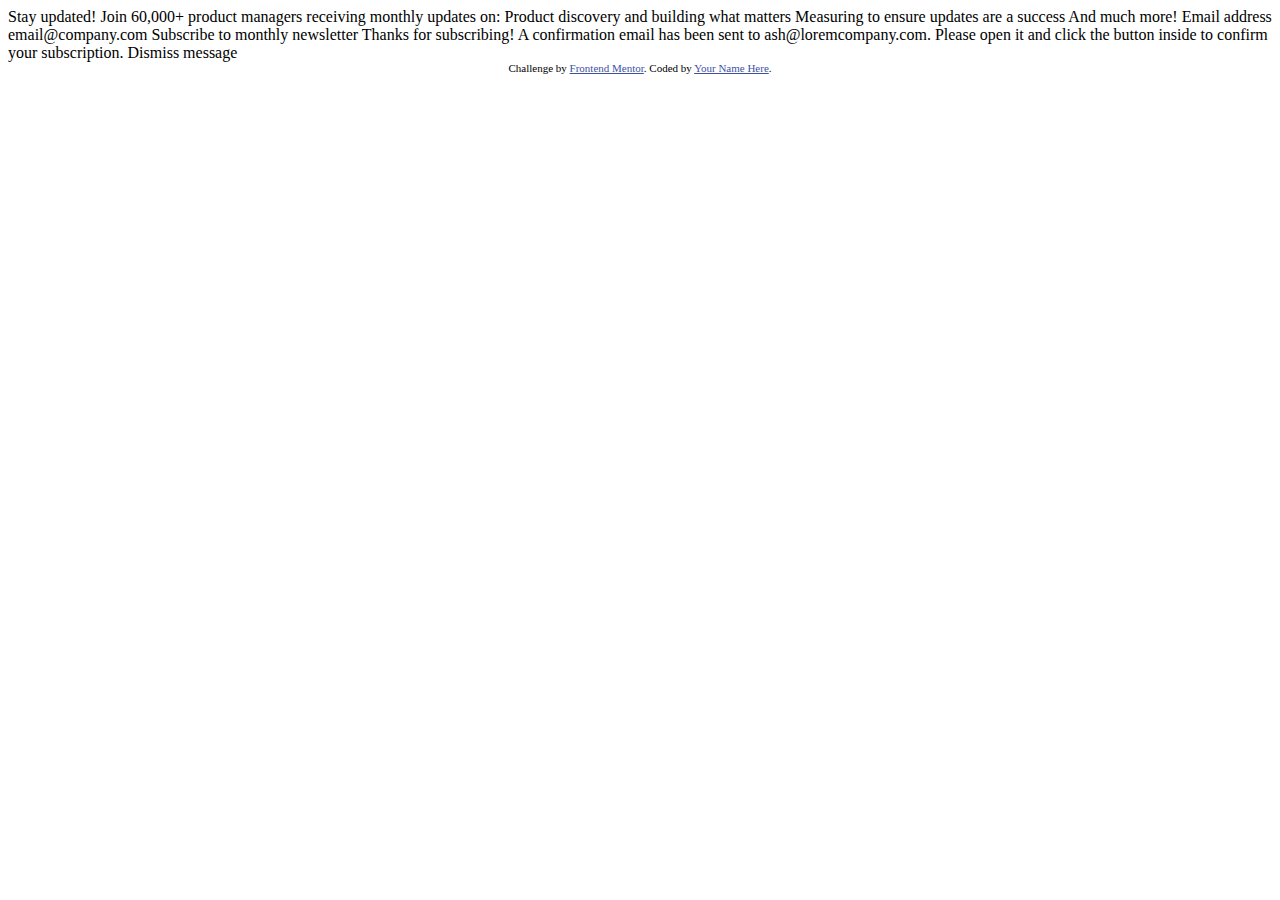
<file: tareas/index.html>
<!DOCTYPE html>
<html lang="en">
<head>
  <meta charset="UTF-8">
  <meta name="viewport" content="width=device-width, initial-scale=1.0"> <!-- displays site properly based on user's device -->

  <link rel="icon" type="image/png" sizes="32x32" href="./assets/images/favicon-32x32.png">
  
  <title>Frontend Mentor | Newsletter sign-up form with success message</title>

  <!-- Feel free to remove these styles or customise in your own stylesheet 👍 -->
  <style>
    .attribution { font-size: 11px; text-align: center; }
    .attribution a { color: hsl(228, 45%, 44%); }
  </style>
</head>
<body>

  <!-- Sign-up form start -->

  Stay updated!

  Join 60,000+ product managers receiving monthly updates on:

  Product discovery and building what matters
  Measuring to ensure updates are a success
  And much more!

  Email address
  email@company.com

  Subscribe to monthly newsletter

  <!-- Sign-up form end -->

  <!-- Success message start -->

  Thanks for subscribing!

  A confirmation email has been sent to ash@loremcompany.com. 
  Please open it and click the button inside to confirm your subscription.

  Dismiss message

  <!-- Success message end -->
  
  <div class="attribution">
    Challenge by <a href="https://www.frontendmentor.io?ref=challenge" target="_blank">Frontend Mentor</a>. 
    Coded by <a href="#">Your Name Here</a>.
  </div>
</body>
</html>
</file>
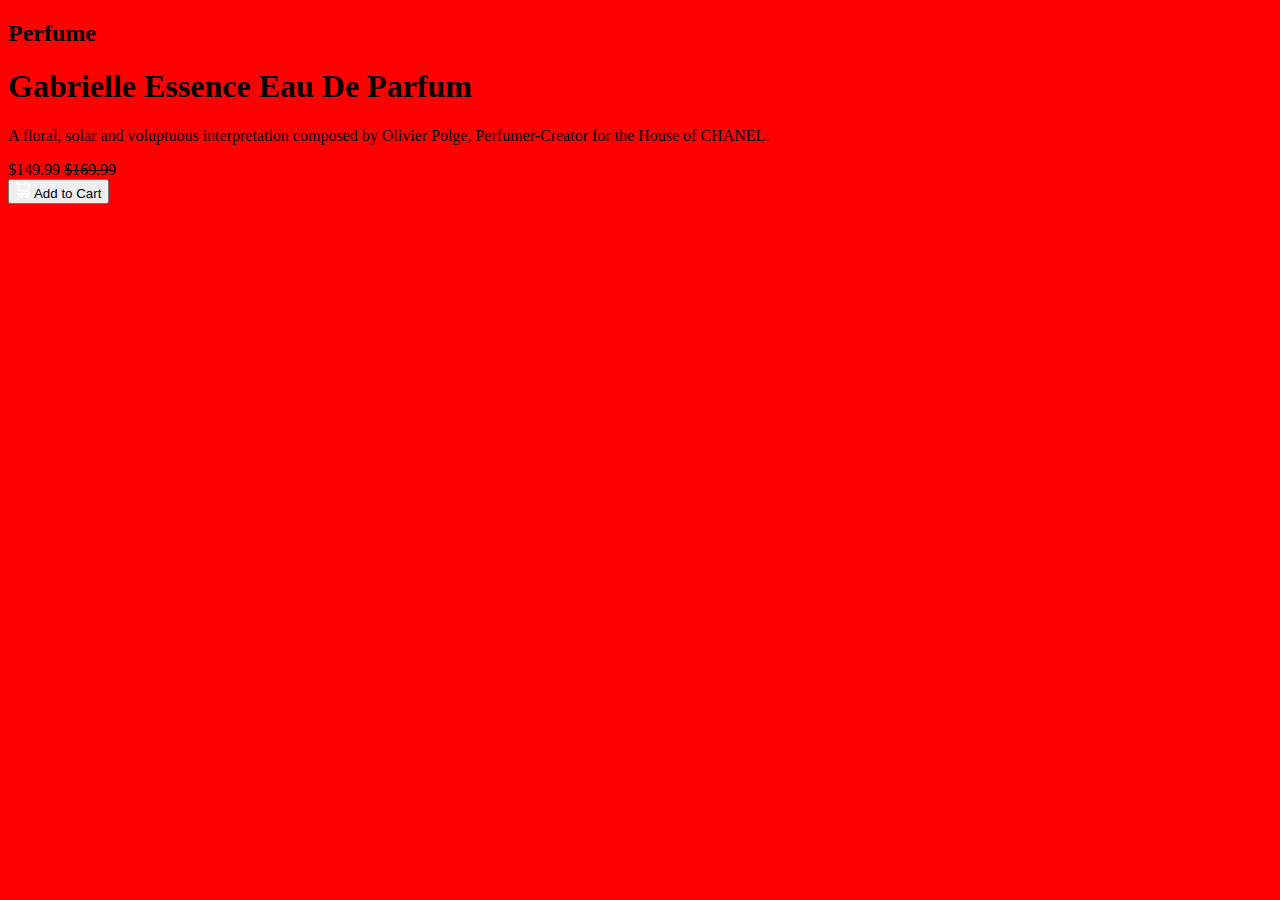
<file: semana02/dia01-01-css-product-card/index.html>
<!DOCTYPE html>
<html lang="en">
<head>
  <meta charset="UTF-8">
  <meta name="viewport" content="width=device-width, initial-scale=1.0">
  <title>Product card</title>
  <style>
    body{
      background-color: yellowgreen;
    }
  </style>
  <link rel="preconnect" href="https://fonts.googleapis.com">
<link rel="preconnect" href="https://fonts.gstatic.com" crossorigin>
<link href="https://fonts.googleapis.com/css2?family=Fraunces:ital,opsz,wght@0,9..144,100..900;1,9..144,100..900&family=Montserrat:ital,wght@0,100..900;1,100..900&display=swap" rel="stylesheet">
  <link rel="stylesheet" href="styles.css">
</head>
<body>
 <main>
  <section class = "photo">
    
  </section>

  <section class ="content">   
    <h2>Perfume</h2>
    <h1> Gabrielle Essence Eau De Parfum</h1>
  

  <p>A  floral, solar and voluptuous interpretation composed by Olivier Polge, 
  Perfumer-Creator for the House of CHANEL.</p> 

  <div>  
  <span>$149.99</span>
  <s>$169.99</s> 
</div>

<button>
  <img src="images/icon-cart.svg" alt="">
  Add to Cart</button>
  
</section>

 </main>
 
</body>
</html>
</file>
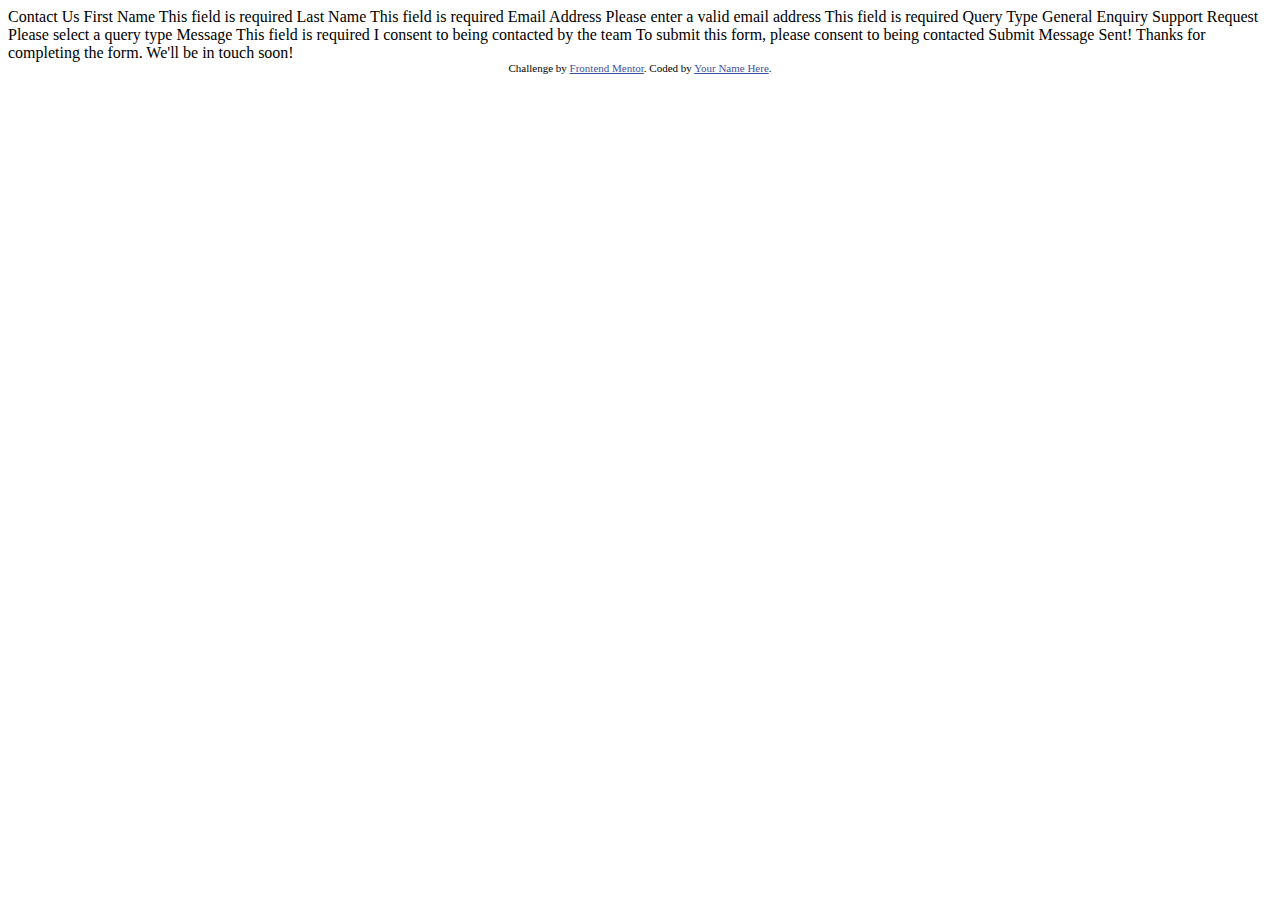
<file: Semana03/dia01-01-css-product-form/index.html>
<!DOCTYPE html>
<html lang="en">
<head>
  <meta charset="UTF-8">
  <meta name="viewport" content="width=device-width, initial-scale=1.0"> <!-- displays site properly based on user's device -->

  <link rel="icon" type="image/png" sizes="32x32" href="./assets/images/favicon-32x32.png">
  
  <title>Frontend Mentor | Contact form</title>

  <!-- Feel free to remove these styles or customise in your own stylesheet 👍 -->
  <style>
    .attribution { font-size: 11px; text-align: center; }
    .attribution a { color: hsl(228, 45%, 44%); }
  </style>
</head>
<body>

  Contact Us

  First Name
  This field is required

  Last Name
  This field is required

  Email Address
  Please enter a valid email address
  This field is required

  Query Type
  General Enquiry
  Support Request
  Please select a query type

  Message
  This field is required

  I consent to being contacted by the team
  To submit this form, please consent to being contacted

  Submit

  Message Sent!
  Thanks for completing the form. We'll be in touch soon!
  
  <div class="attribution">
    Challenge by <a href="https://www.frontendmentor.io?ref=challenge">Frontend Mentor</a>. 
    Coded by <a href="#">Your Name Here</a>.
  </div>
</body>
</html>
</file>
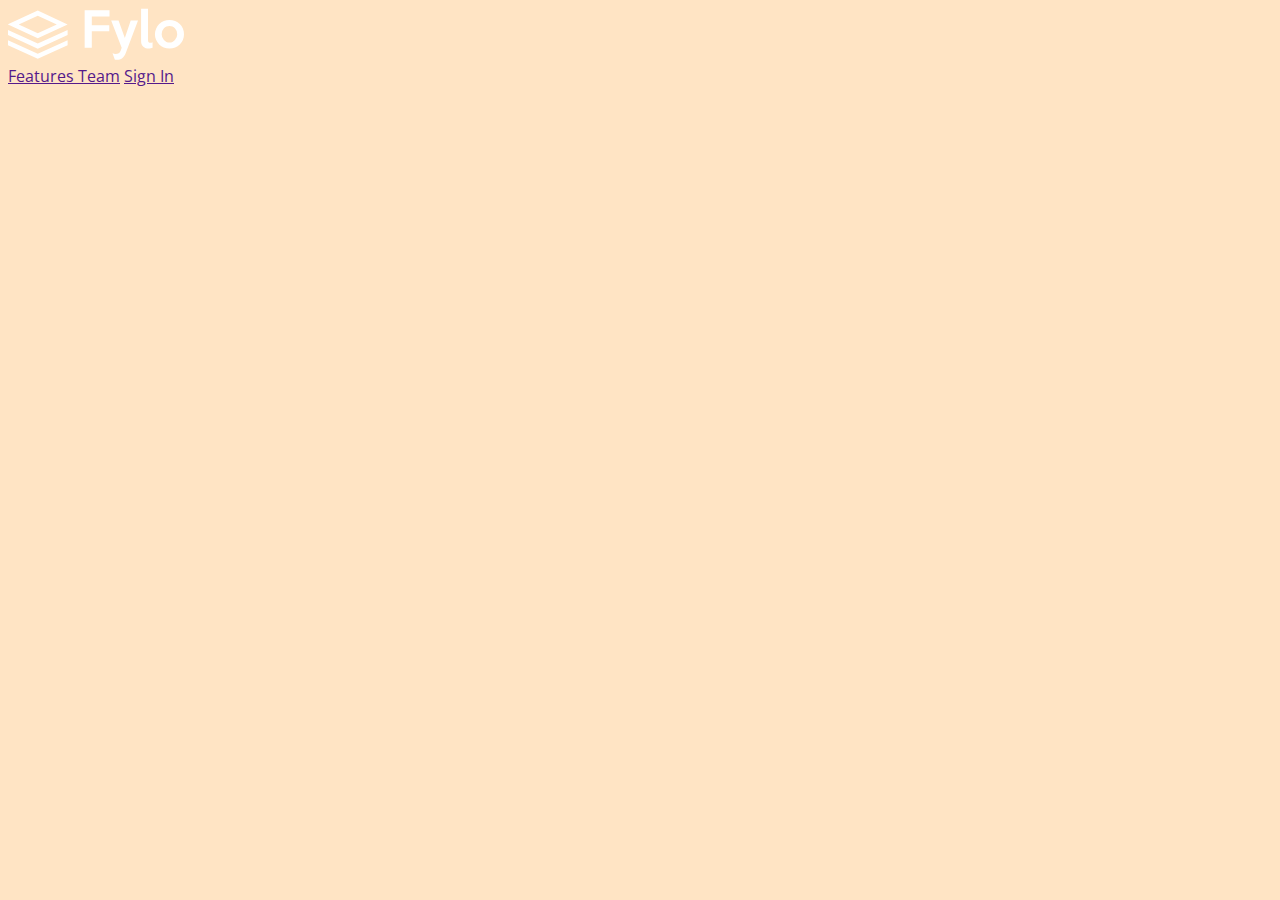
<file: Semana03/dia02-01-css-landing-page/index.html>
<!DOCTYPE html>
<html lang="en">
<head>
  <meta charset="UTF-8">
  <meta name="viewport" content="width=device-width, initial-scale=1.0">
  <title>Fylo landing page</title>
  <link rel="preconnect" href="https://fonts.googleapis.com">
  <link rel="preconnect" href="https://fonts.gstatic.com" crossorigin>
  <link href="https://fonts.googleapis.com/css2?family=Open+Sans:ital,wght@0,300..800;1,300..800&family=Raleway:ital,wght@0,100..900;1,100..900&display=swap" rel="stylesheet">

  <link rel="stylesheet" href="styles.css">
</head>
<body>
  <header class="header">
    <img class = "header__logo "src="images/logo.svg" alt="Logo Fylo">
    <nav class="header__nav">
  <a href="">Features </a> 
  <a class="header__nav--active" href="">Team</a>
  <a href="">Sign In</a>
    </nav>
  </header>
<main style="display: none;">
  All your files in one secure location, accessible anywhere.

  Fylo stores all your most important files in one secure location. Access them wherever 
  you need, share and collaborate with friends family, and co-workers.

  Get Started

  Access your files, anywhere

  The ability to use a smartphone, tablet, or computer to access your account means your 
  files follow you everywhere.

  Security you can trust

  2-factor authentication and user-controlled encryption are just a couple of the security 
  features we allow to help secure your files.

  Real-time collaboration

  Securely share files and folders with friends, family and colleagues for live collaboration. 
  No email attachments required.

  Store any type of file

  Whether you're sharing holidays photos or work documents, Fylo has you covered allowing for all 
  file types to be securely stored and shared.

  Stay productive, wherever you are

  Never let location be an issue when accessing your files. Fylo has you covered for all of your file 
  storage needs.

  Securely share files and folders with friends, family and colleagues for live collaboration. No email 
  attachments required.

  See how Fylo works

  Fylo has improved our team productivity by an order of magnitude. Since making the switch our team has 
  become a well-oiled collaboration machine.

  Satish Patel
  Founder & CEO, Huddle

  Fylo has improved our team productivity by an order of magnitude. Since making the switch our team has 
  become a well-oiled collaboration machine.

  Bruce McKenzie
  Founder & CEO, Huddle

  Fylo has improved our team productivity by an order of magnitude. Since making the switch our team has 
  become a well-oiled collaboration machine.

  Iva Boyd
  Founder & CEO, Huddle

  Get early access today

  It only takes a minute to sign up and our free starter tier is extremely generous. If you have any 
  questions, our support team would be happy to help you.

  Get Started For Free

  Lorem ipsum dolor sit amet, consectetur adipiscing elit, sed do eiusmod tempor incididunt ut labore et 
  dolore magna aliqua

  +1-543-123-4567
  example@fylo.com

  About Us
  Jobs
  Press
  Blog

  Contact Us
  Terms
  Privacy
</main>

  
</body>
</html>
</file>
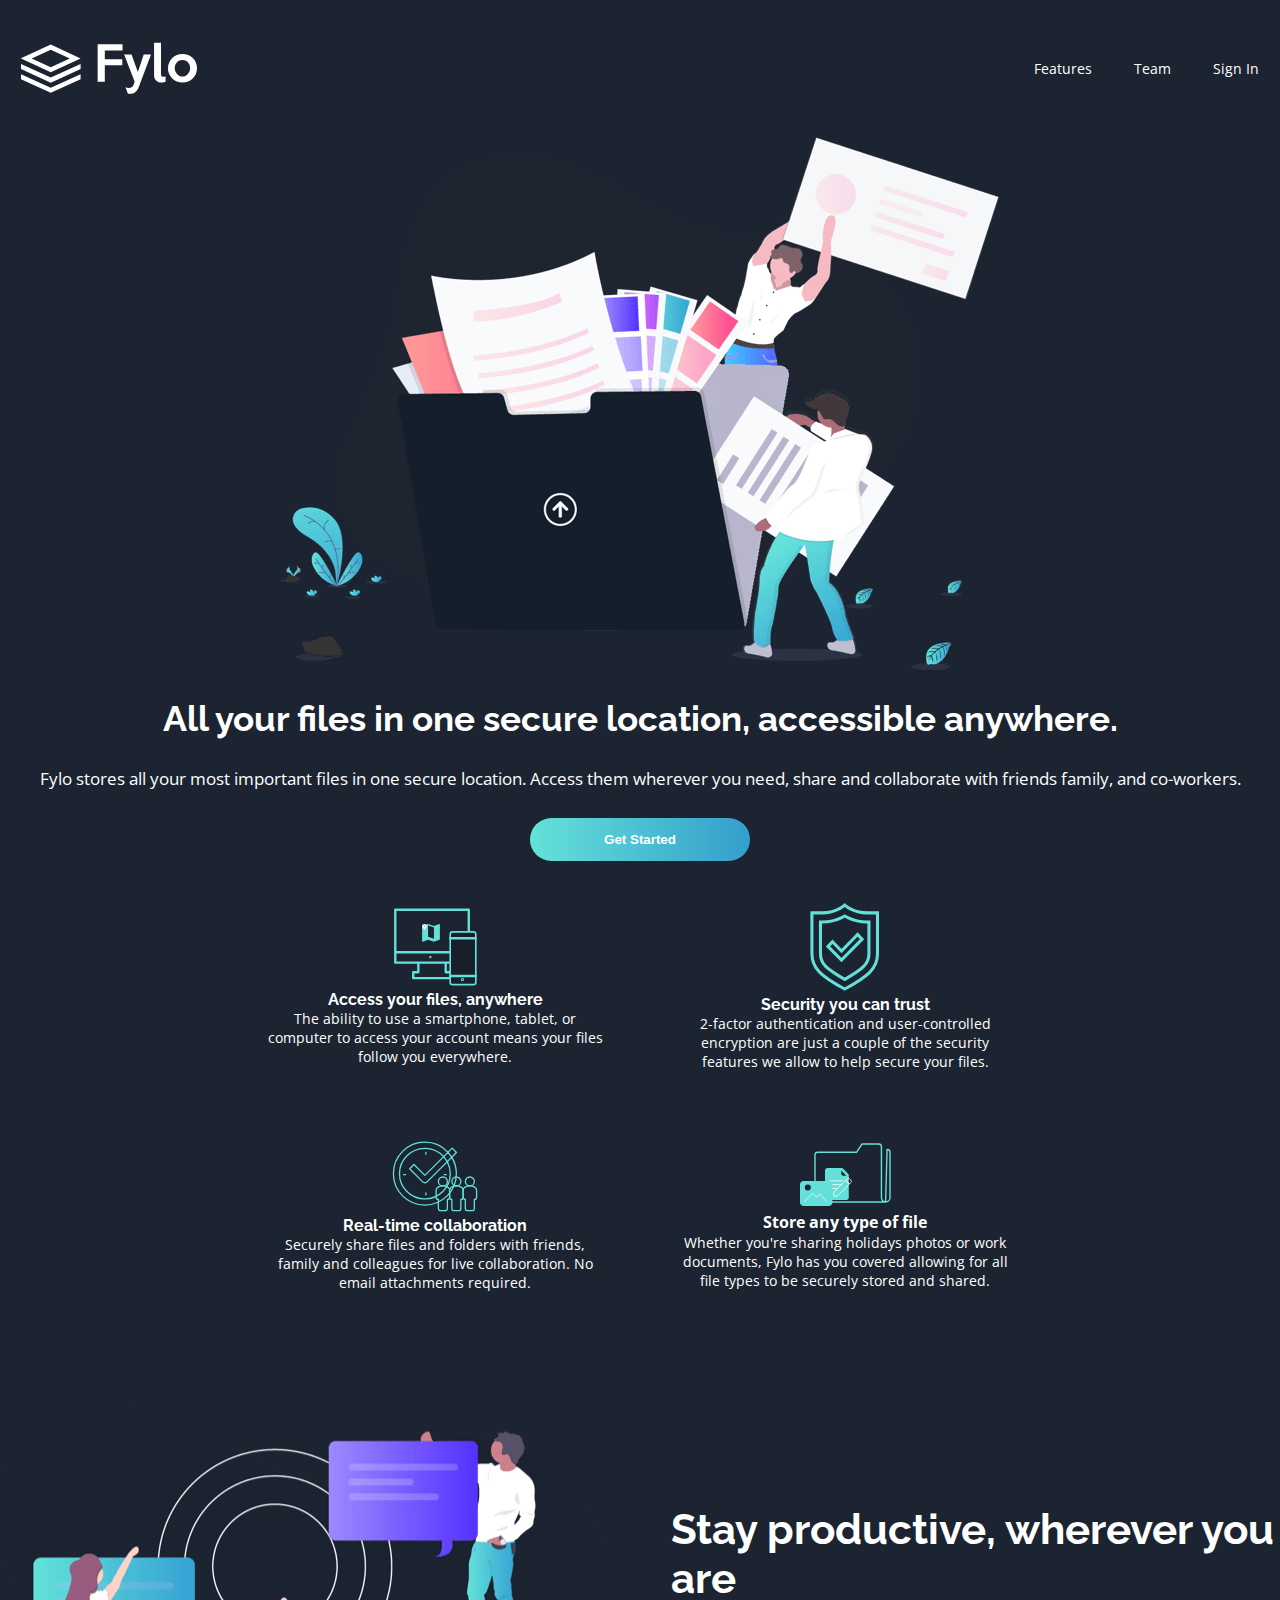
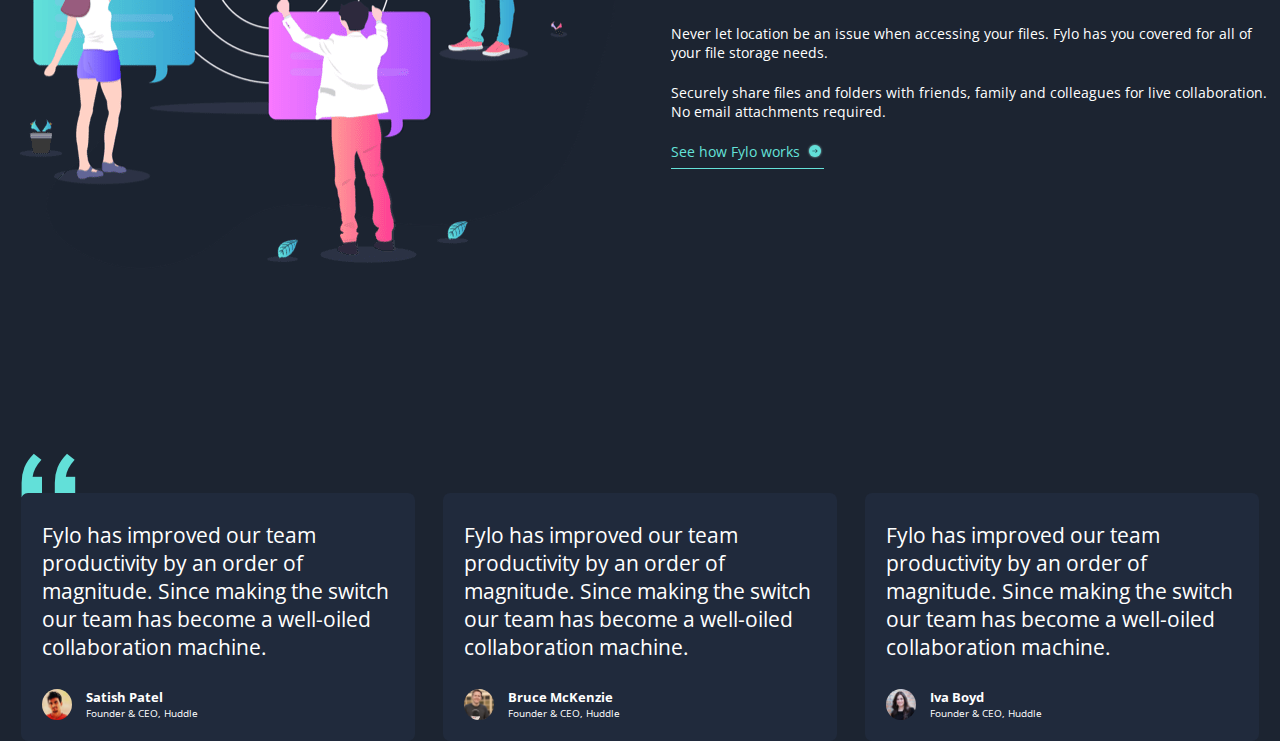
<file: semana04/dia01-01-css-landing-page/index.html>
<!DOCTYPE html>
<html lang="en">
<head>
  <meta charset="UTF-8">
  <meta name="viewport" content="width=device-width, initial-scale=1.0">
  <title>Fylo landing page</title>
  <link rel="preconnect" href="https://fonts.googleapis.com">
  <link rel="preconnect" href="https://fonts.gstatic.com" crossorigin>
  <link href="https://fonts.googleapis.com/css2?family=Open+Sans:ital,wght@0,300..800;1,300..800&family=Raleway:ital,wght@0,100..900;1,100..900&display=swap" rel="stylesheet">

  <link rel="stylesheet" href="styles.css">
</head>
<body>
  <header class="header wrapper">
    <img class = "header__logo "src="images/logo.svg" alt="Logo Fylo">
  <nav class="header__nav">
    <a href="">Features </a> 
    <a class="header__nav--active" href="">Team</a>
    <a href="">Sign In</a>
    </nav>
  </header>
<main > 

  <section class ="hero">
    <img class="hero__images" src="images/illustration-intro.png" alt="illustration-intro">
      <h1 class="hero__title">All your files in one secure location, accessible anywhere.</h1>

      <p class = "hero__text">Fylo stores all your most important files in one secure location. Access them wherever 
          you need, share and collaborate with friends family, and co-workers.</p>

  <button class = "hero__button">Get Started</button>
  </section>

  <section class="features">
    <article class="feature">
      <img class = "feature__images" src="images/icon-access-anywhere.svg" alt="access-anywhere">
       <h3 class = "feature__title" >Access your files, anywhere</h3>     
      <p class="feature__text" >The ability to use a smartphone, tablet, or computer to access your account means your 
          files follow you everywhere.</p>
    </article>

    <article class="feature"> 
      <img class = "feature__images" src="images/icon-security.svg" alt="security">
      <h3 class = "feature__title">Security you can trust</h3>
      <p class="feature__text">2-factor authentication and user-controlled encryption are just a couple of the security 
        features we allow to help secure your files. </p>
    </article>
 

    <article class="feature">  
      <img class = "feature__images" src="images/icon-collaboration.svg" alt="collaboration">
      <h3 class = "feature__title">Real-time collaboration</h3>
      <p class="feature__text">Securely share files and folders with friends, family and colleagues for live collaboration. 
        No email attachments required.</p>
    </article>

    <article class="feature">
      <img class = "feature__images" src="images/icon-any-file.svg" alt="any-file">
    <h3>Store any type of file</h3>

      <p class="feature__text">Whether you're sharing holidays photos or work documents, Fylo has you covered allowing for all 
      file types to be securely stored and shared.</p>
    </article>
  </section>

  <section class = "collaboration">
    <img src="images/illustration-stay-productive.png" alt="">
    <div class ="how_works">
      <h3 class = "how_works__title"> Stay productive, wherever you are</h3>
      <p class = how_works__text>
         Never let location be an issue when accessing your files. Fylo has you covered for all of your file 
      storage needs.
      </p>
      <p class = how_works__text>
         Securely share files and folders with friends, family and colleagues for live collaboration. No email 
  attachments required.
      </p>
      <a href="" class="how_works__button">See how Fylo works
        <img src="images/icon-arrow.svg" alt="">
      </a>
    </div>

  </section>

  <section class = "testimonials wrapper">
    <div class = "testimonial">
      <p class="testimonial__text">
          Fylo has improved our team productivity by an order of magnitude. Since making the switch our team has 
  become a well-oiled collaboration machine.
      </p>
      <div class = "testimonial__profile">
        <img class = "testimonial__avatar" src="images/profile-1.jpg" alt="" width="30" height="30">
        <div class = "testimonial__users">
          <h4>Satish Patel</h4>
          <h5>Founder & CEO, Huddle</h5>
        </div>
      </div>

    </div>

     <div class = "testimonial">
      <p class="testimonial__text">
          Fylo has improved our team productivity by an order of magnitude. Since making the switch our team has 
          become a well-oiled collaboration machine.
      </p>
      <div class = "testimonial__profile">
        <img class = "testimonial__avatar" src="images/profile-2.jpg" alt="" width="30" height="30">
        <div class = "testimonial__users">
          <h4> Bruce McKenzie</h4>
          <h5> Founder & CEO, Huddle</h5>
        </div>
      </div>

    </div>

    
     <div class = "testimonial">
      <p class="testimonial__text">

  Fylo has improved our team productivity by an order of magnitude. Since making the switch our team has 
  become a well-oiled collaboration machine.
      </p>
      <div class = "testimonial__profile">
        <img class = "testimonial__avatar" src="images/profile-3.jpg" alt="" width="30" height="30">
        <div class = "testimonial__users">
          <h4> Iva Boyd</h4>
          <h5> Founder & CEO, Huddle</h5>
        </div>
      </div>

    </div>


  </section>
  <section style="display: none;">

 

  



  
  




 


  

  Get early access today

  It only takes a minute to sign up and our free starter tier is extremely generous. If you have any 
  questions, our support team would be happy to help you.

  Get Started For Free

  Lorem ipsum dolor sit amet, consectetur adipiscing elit, sed do eiusmod tempor incididunt ut labore et 
  dolore magna aliqua

  +1-543-123-4567
  example@fylo.com

  About Us
  Jobs
  Press
  Blog

  Contact Us
  Terms
  Privacy
  </section>


</main>

  
</body>
</html>
</file>
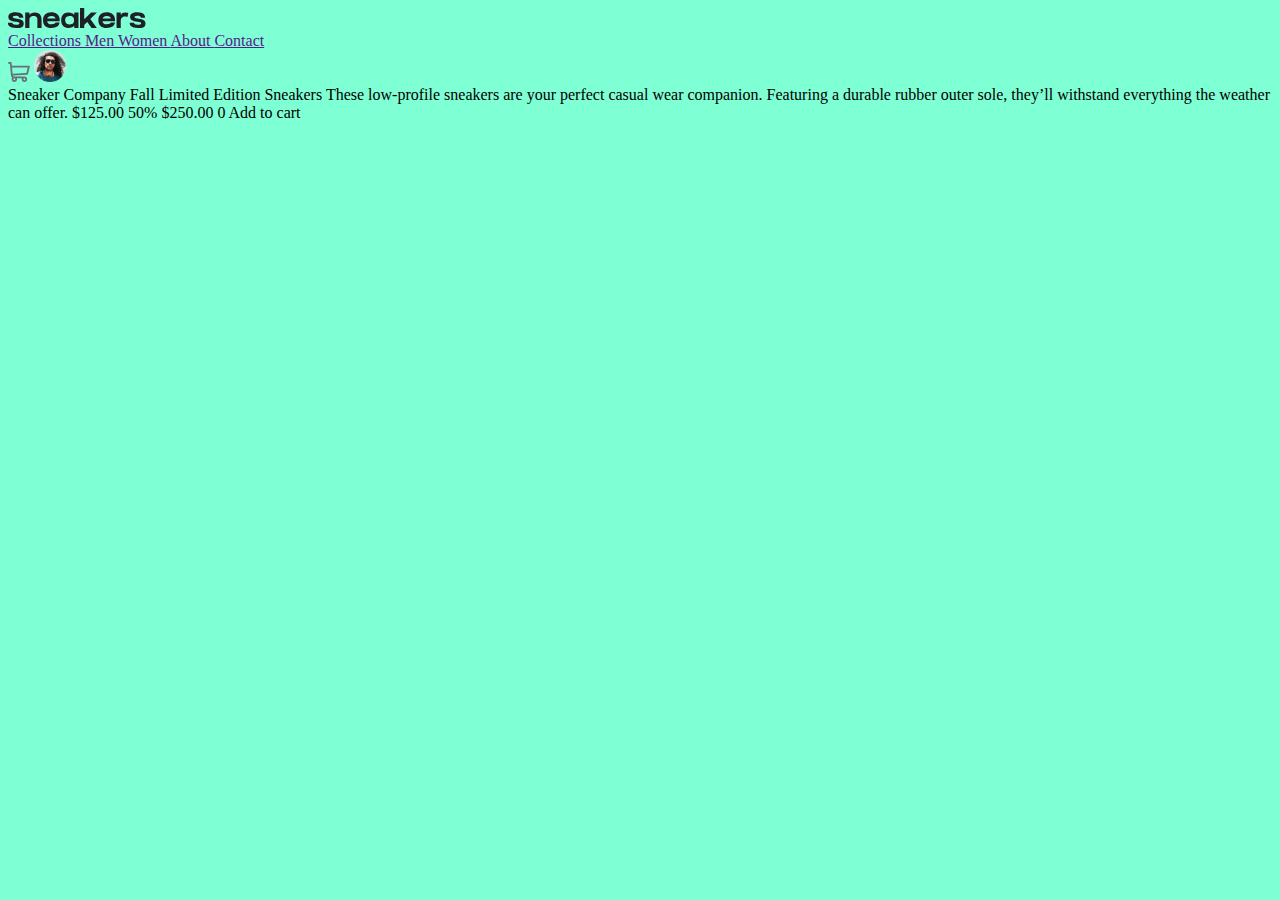
<file: semana04/dia01-02-css-ecommercer-custom-props-modules/index.html>
<!DOCTYPE html>
<html lang="en">
<head>
  <meta charset="UTF-8">
  <meta name="viewport" content="width=device-width, initial-scale=1.0">
  <title>Ecommerce product page + Modules</title>
  <link rel="stylesheet" href="styles.css">
</head>
<body>
  
  <header class="header wrapper">
    <div class="header__wrapper">
    <img class="header__logo" src="images/logo.svg" alt="">
    <nav>
    <a href=""> Collections     </a>
    <a href=""> Men   </a>
    <a href=""> Women   </a>
    <a href=""> About   </a>
    <a href=""> Contact   </a>

    </nav>
    
    </div>

    <div class="header__icons">
      <img src="images/icon-cart.svg" alt="">
      <img src="images/image-avatar.png" width="32" height="32">

    </div>
  </header>

  <main>
  Sneaker Company

  Fall Limited Edition Sneakers

  These low-profile sneakers are your perfect casual wear companion. Featuring a 
  durable rubber outer sole, they’ll withstand everything the weather can offer.

  $125.00
  50%
  $250.00

  0
  Add to cart
  </main>

</body>
</html>
</file>
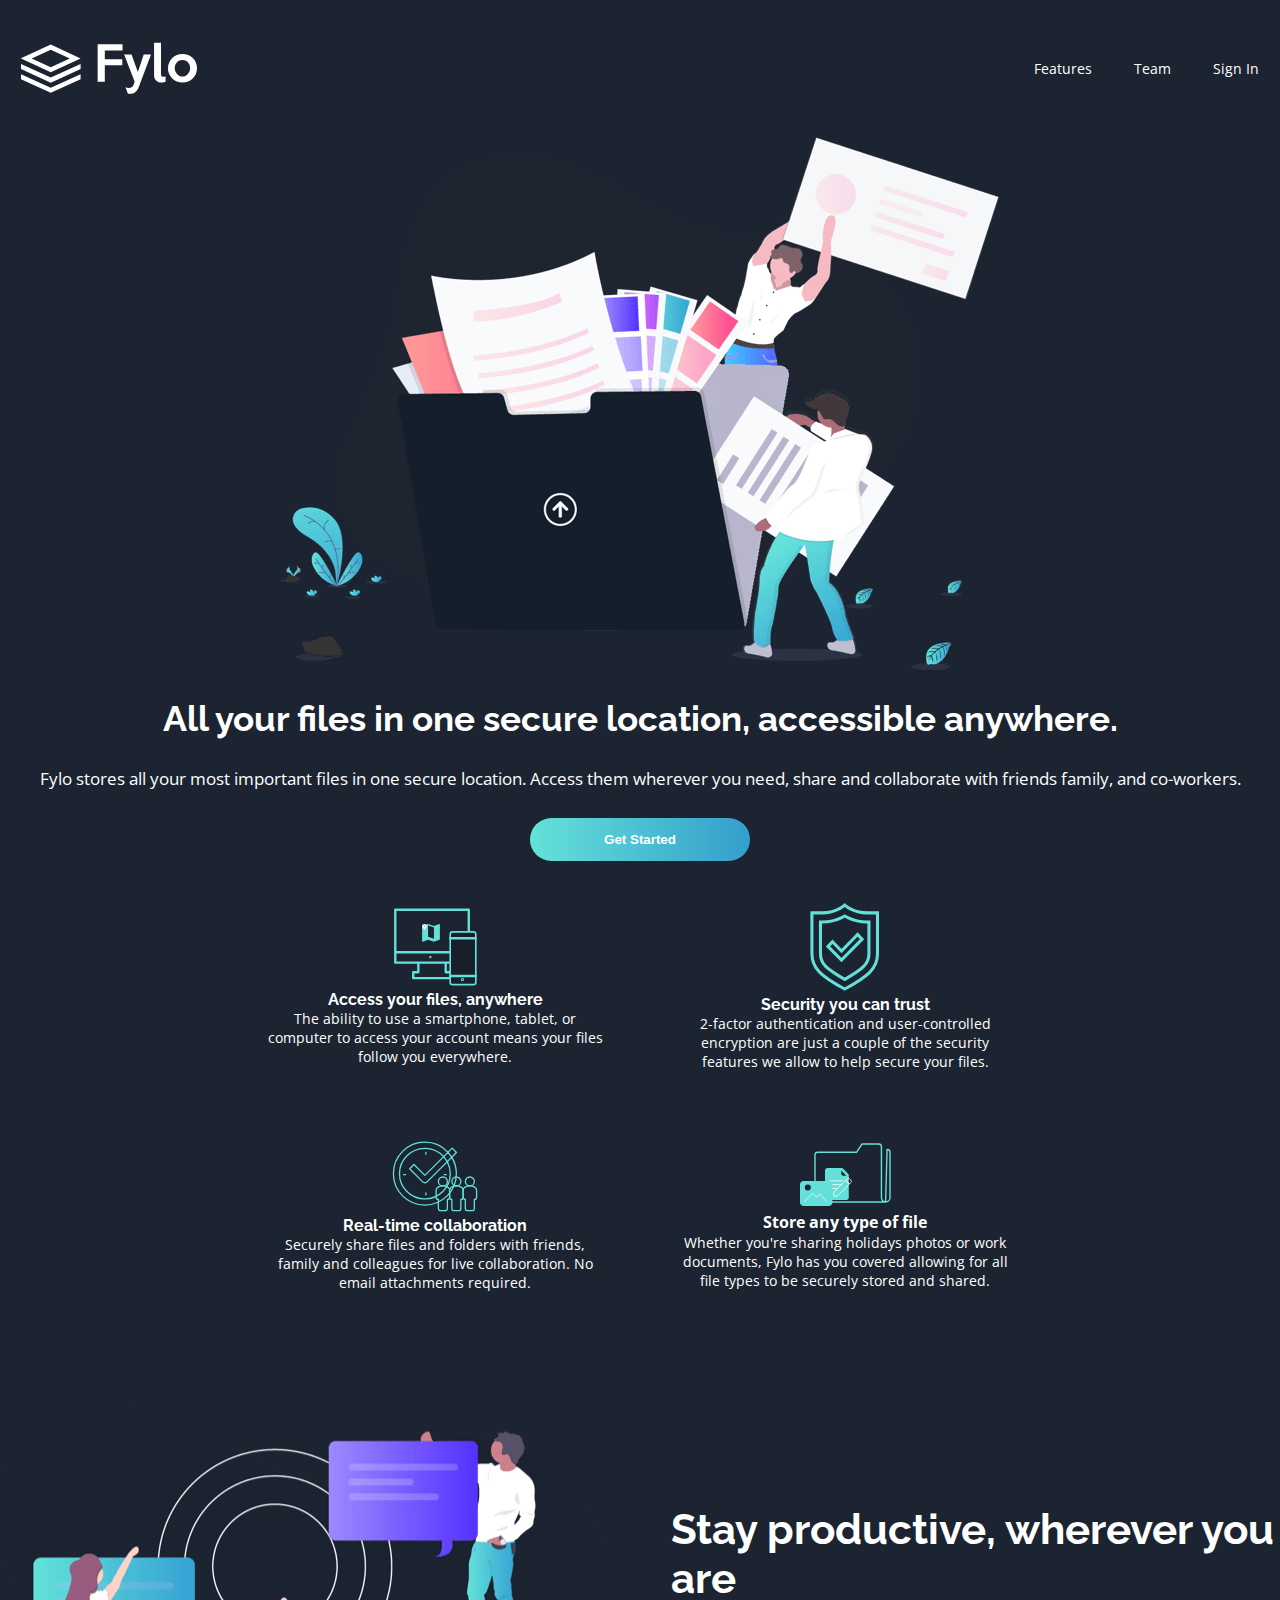
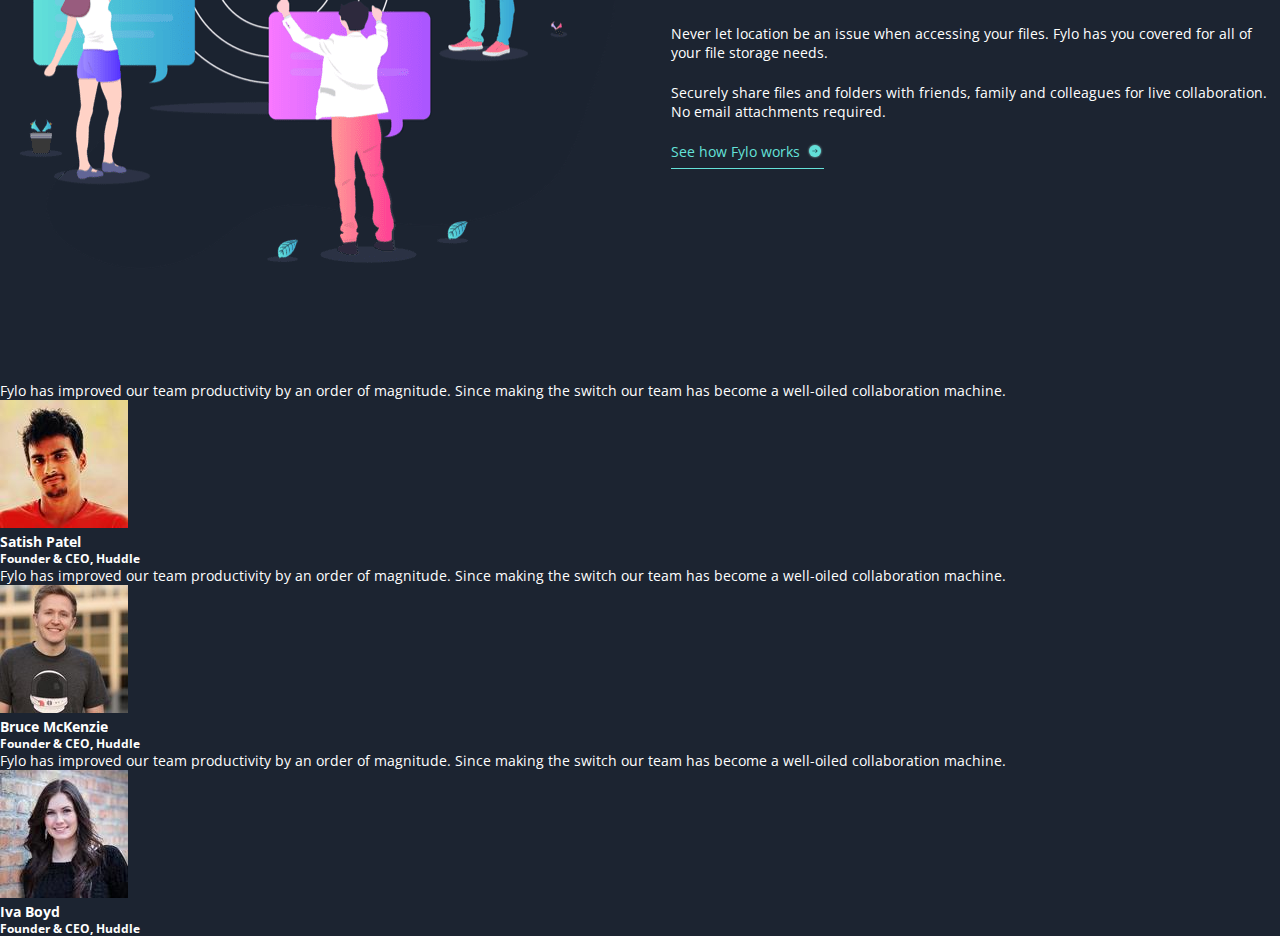
<file: semana04/dia02-01-css-landing-page/index.html>
<!DOCTYPE html>
<html lang="en">
<head>
  <meta charset="UTF-8">
  <meta name="viewport" content="width=device-width, initial-scale=1.0">
  <title>Fylo landing page</title>
  <link rel="preconnect" href="https://fonts.googleapis.com">
  <link rel="preconnect" href="https://fonts.gstatic.com" crossorigin>
  <link href="https://fonts.googleapis.com/css2?family=Open+Sans:ital,wght@0,300..800;1,300..800&family=Raleway:ital,wght@0,100..900;1,100..900&display=swap" rel="stylesheet">

  <link rel="stylesheet" href="styles.css">
</head>
<body>
  <header class="header wrapper">
    <img class = "header__logo "src="images/logo.svg" alt="Logo Fylo">
  <nav class="header__nav">
    <a href="">Features </a> 
    <a class="header__nav--active" href="">Team</a>
    <a href="">Sign In</a>
    </nav>
  </header>
<main > 

  <section class ="hero">
    <img class="hero__images" src="images/illustration-intro.png" alt="illustration-intro">
      <h1 class="hero__title">All your files in one secure location, accessible anywhere.</h1>

      <p class = "hero__text">Fylo stores all your most important files in one secure location. Access them wherever 
          you need, share and collaborate with friends family, and co-workers.</p>

  <button class = "hero__button">Get Started</button>
  </section>

  <section class="features">
    <article class="feature">
      <img class = "feature__images" src="images/icon-access-anywhere.svg" alt="access-anywhere">
       <h3 class = "feature__title" >Access your files, anywhere</h3>     
      <p class="feature__text" >The ability to use a smartphone, tablet, or computer to access your account means your 
          files follow you everywhere.</p>
    </article>

    <article class="feature"> 
      <img class = "feature__images" src="images/icon-security.svg" alt="security">
      <h3 class = "feature__title">Security you can trust</h3>
      <p class="feature__text">2-factor authentication and user-controlled encryption are just a couple of the security 
        features we allow to help secure your files. </p>
    </article>
 

    <article class="feature">  
      <img class = "feature__images" src="images/icon-collaboration.svg" alt="collaboration">
      <h3 class = "feature__title">Real-time collaboration</h3>
      <p class="feature__text">Securely share files and folders with friends, family and colleagues for live collaboration. 
        No email attachments required.</p>
    </article>

    <article class="feature">
      <img class = "feature__images" src="images/icon-any-file.svg" alt="any-file">
    <h3>Store any type of file</h3>

      <p class="feature__text">Whether you're sharing holidays photos or work documents, Fylo has you covered allowing for all 
      file types to be securely stored and shared.</p>
    </article>
  </section>

  <section class = "collaboration">
    <img src="images/illustration-stay-productive.png" alt="">
    <div class ="how_works">
      <h3 class = "how_works__title"> Stay productive, wherever you are</h3>
      <p class = how_works__text>
         Never let location be an issue when accessing your files. Fylo has you covered for all of your file 
      storage needs.
      </p>
      <p class = how_works__text>
         Securely share files and folders with friends, family and colleagues for live collaboration. No email 
  attachments required.
      </p>
      <a href="" class="how_works__button">See how Fylo works
        <img src="images/icon-arrow.svg" alt="">
      </a>
    </div>

  </section>

  <section class = "testimonials">
    <div class = "testimonial">
      <p class="testimonial__text">
          Fylo has improved our team productivity by an order of magnitude. Since making the switch our team has 
  become a well-oiled collaboration machine.
      </p>
      <div class = "testimonial__profile">
        <img class = "testimonial__avatar" src="images/profile-1.jpg" alt="">
        <div class = "testimonial__users">
          <h4>Satish Patel</h4>
          <h5>Founder & CEO, Huddle</h5>
        </div>
      </div>

    </div>

     <div class = "testimonial">
      <p class="testimonial__text">
          Fylo has improved our team productivity by an order of magnitude. Since making the switch our team has 
          become a well-oiled collaboration machine.
      </p>
      <div class = "testimonial__profile">
        <img class = "testimonial__avatar" src="images/profile-2.jpg" alt="">
        <div class = "testimonial__users">
          <h4> Bruce McKenzie</h4>
          <h5> Founder & CEO, Huddle</h5>
        </div>
      </div>

    </div>

    
     <div class = "testimonial">
      <p class="testimonial__text">

  Fylo has improved our team productivity by an order of magnitude. Since making the switch our team has 
  become a well-oiled collaboration machine.
      </p>
      <div class = "testimonial__profile">
        <img class = "testimonial__avatar" src="images/profile-3.jpg" alt="">
        <div class = "testimonial__users">
          <h4> Iva Boyd</h4>
          <h5> Founder & CEO, Huddle</h5>
        </div>
      </div>

    </div>


  </section>
  <section style="display: none;">

 

  



  
  




 


  

  Get early access today

  It only takes a minute to sign up and our free starter tier is extremely generous. If you have any 
  questions, our support team would be happy to help you.

  Get Started For Free

  Lorem ipsum dolor sit amet, consectetur adipiscing elit, sed do eiusmod tempor incididunt ut labore et 
  dolore magna aliqua

  +1-543-123-4567
  example@fylo.com

  About Us
  Jobs
  Press
  Blog

  Contact Us
  Terms
  Privacy
  </section>


</main>

  
</body>
</html>
</file>
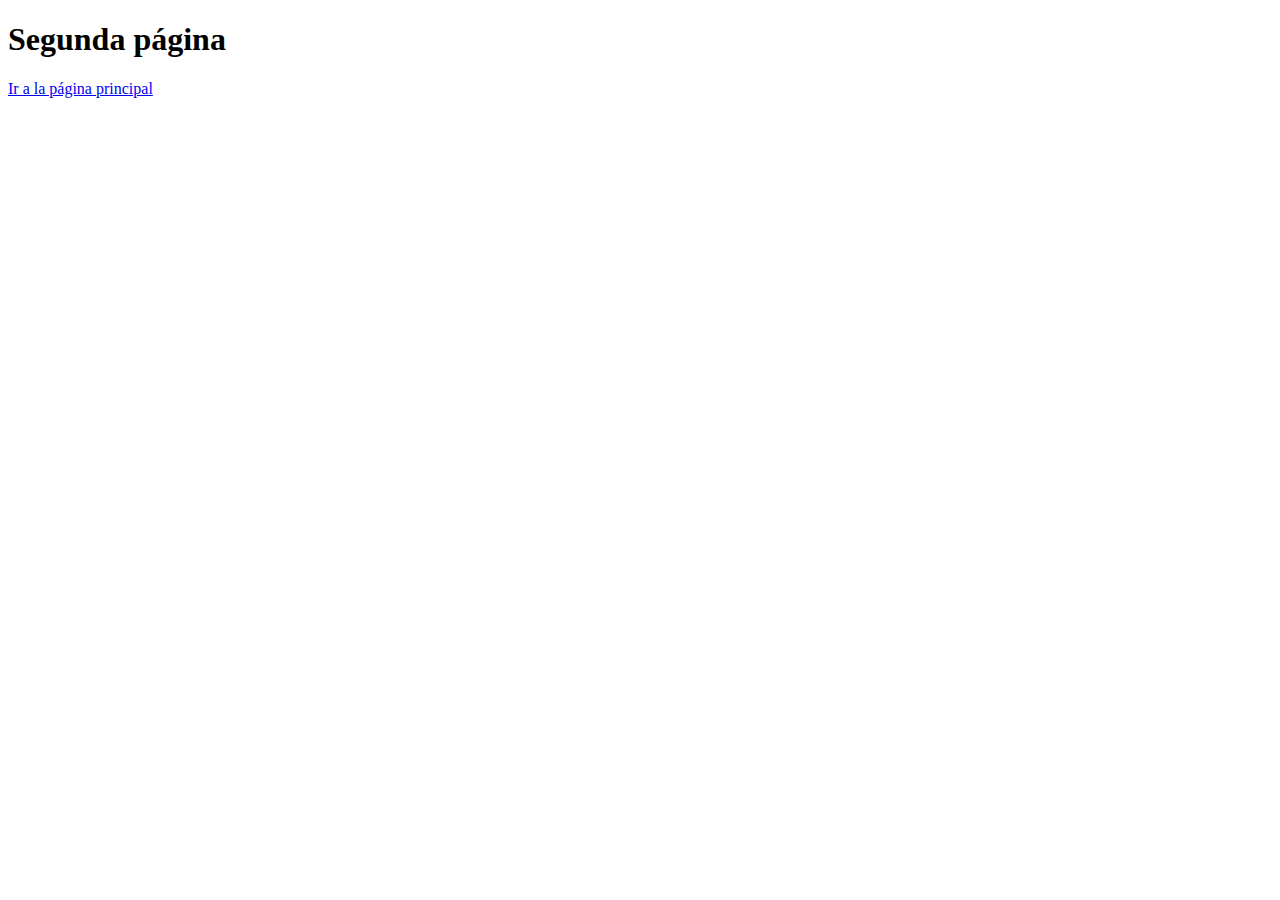
<file: semana01/dia01-02-html-basico/segunda.html>
<!DOCTYPE html>
<html lang="en">
<head>
    <meta charset="UTF-8">
    <meta name="viewport" content="width=device-width, initial-scale=1.0">
    <title>Segunda página</title>
</head>
<body>
    <h1>Segunda página</h1>
    <a href="index.html">Ir a la página principal</a>
</body>
</html>
</file>
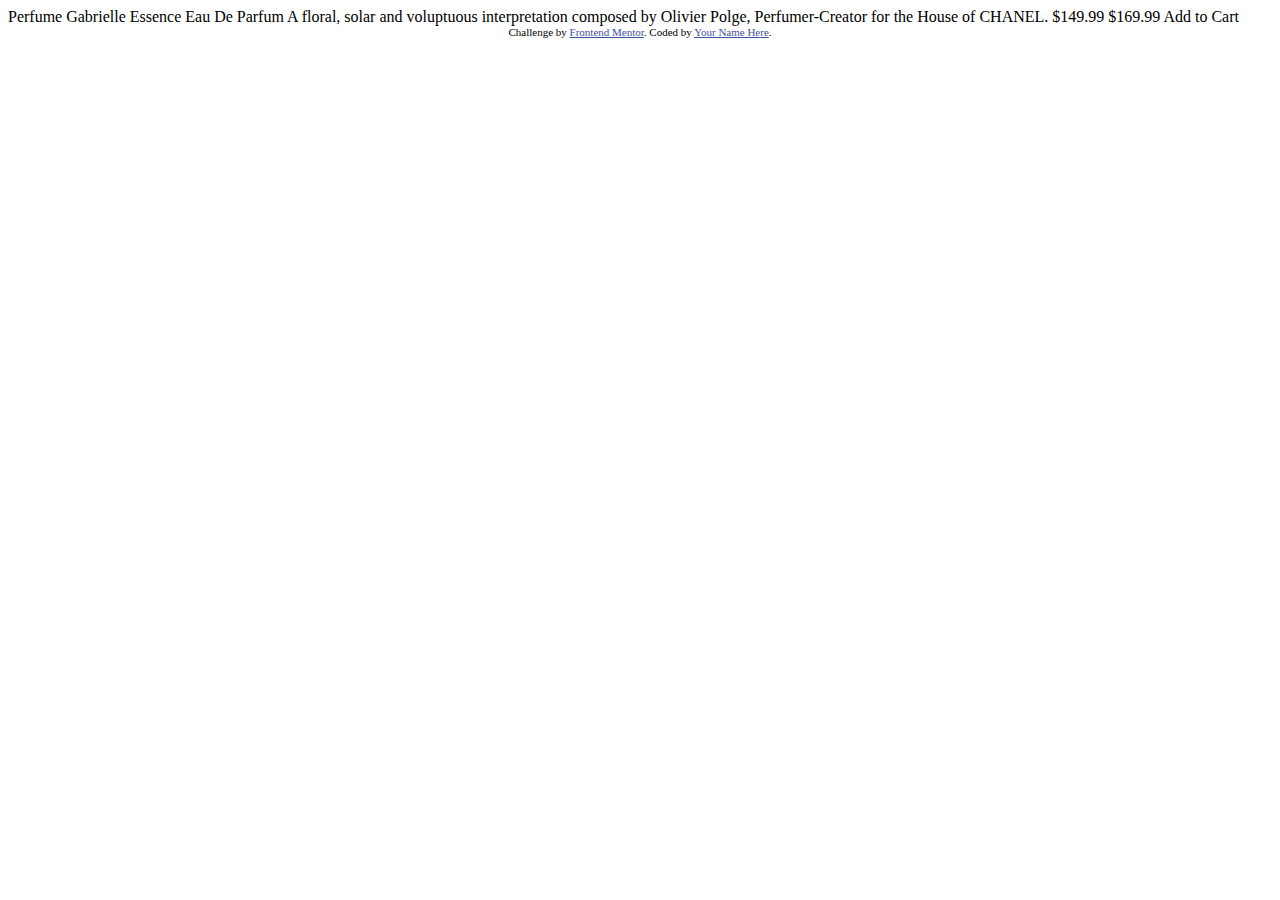
<file: semana02/dia01-01-css-product-card/index copy.html>
<!DOCTYPE html>
<html lang="en">
<head>
  <meta charset="UTF-8">
  <meta name="viewport" content="width=device-width, initial-scale=1.0"> <!-- displays site properly based on user's device -->

  <link rel="icon" type="image/png" sizes="32x32" href="./images/favicon-32x32.png">
  
  <title>Frontend Mentor | Product preview card component</title>

  <!-- Feel free to remove these styles or customise in your own stylesheet 👍 -->
  <style>
    .attribution { font-size: 11px; text-align: center; }
    .attribution a { color: hsl(228, 45%, 44%); }
  </style>
</head>
<body>

  Perfume

  Gabrielle Essence Eau De Parfum

  A floral, solar and voluptuous interpretation composed by Olivier Polge, 
  Perfumer-Creator for the House of CHANEL.

  $149.99
  $169.99

  Add to Cart
  
  <div class="attribution">
    Challenge by <a href="https://www.frontendmentor.io?ref=challenge" target="_blank">Frontend Mentor</a>. 
    Coded by <a href="#">Your Name Here</a>.
  </div>
</body>
</html>
</file>
<file: semana02/dia01-01-css-product-card/styles.css>
body{
    background-color: red;
}
</file>
<file: Semana03/dia02-01-css-landing-page/styles.css>
/*
 font-family: "Raleway", sans-serif;
font-family: "Open Sans", sans-serif;
 */

body{
    background-color: bisque;
    font-family: "Open Sans", sans-serif;
}
</file>
<file: semana04/dia01-01-css-landing-page/styles.css>
/*
 font-family: "Raleway", sans-serif;
font-family: "Open Sans", sans-serif;
 */
/* General */
* { /* Selector universal */

margin: 0; 
box-sizing: border-box;

}



html{
/* todo: usar el tamaño de la fuente con tamaños relativos usando rems*/
 font-size: 14px;
}


body{
    background-color: hsl(217, 28%, 15%);
    font-family: "Open Sans", sans-serif;
    /*font-size: 14px;*/
    color: white;
}

a{
color: inherit;
text-decoration: none;

}
/*utils */

.wrapper{
    /*Adaptando el ancho de la página a dispositivos móviles y desktops */
    width: min(100% - 3rem,1440px);  /*14*3 = 42 px = 3rem*/
}

img {
/* todo: RWD ( responsibe web Design ) Para Imagenes */
max-width: 100%;
height: auto;
}


/* Header Section */

.header{
    /*border: 1px solid red;*/
    display: flex;
    justify-content: space-between;
    align-items: center;
    /*Cebtra el elemento con margenes automaticos*/
    margin: 0 auto; /* 0: top y botton y auto left , right*/
    margin-top: 3rem;
}

.header__nav {
    display: flex;
    gap: 3rem;
}


/* Hero sections */

.hero {
    
    display: flex;
    flex-direction: column;
    align-items: center;
    gap: 2rem;
    padding-top:  3rem;
    padding-bottom: 3rem;
}

/* Todo: Agregar el fondo */

.hero__images{
    width: min(100% -3rem, 720);

}

.hero__title {
/* border: 1px solid red; */
 width: min(100% -3rem, 720px);
 font-family: "Raleway", sans-serif;
 font-size: 2.5rem;
 font-weight: 700;
 text-align: center;
}

.hero__text {
    width:  min(100% -3rem, 720px);
    font-size: 1.2rem;
    text-align: center;

}

.hero__button {
font-weight: 700;
border: 0;
border-radius: 7rem;
padding: 1rem 1.5rem;
min-width: 220px;
color: hsl(0, 0%, 100%);
background: linear-gradient(90deg,hsl(176, 68%, 64%) 0%, hsl(198, 60%, 50%) 100%);
}

/*features sections */


.features {
    

    display: grid;
    grid-template-columns: 340px;
    justify-content: center;
    align-items: center;
    gap: 5rem;
}

@media (min-width: 1200px) {
    .features {
        grid-template-columns: 340px 340px;
    }
}

.feature {
   
    text-align: center;
    flex-direction: column;
    gap: 1rem;

}

.feature__title {
    font-family: "Raleway", sans-serif;
}

.feature__text {
    text-align: center;
}


/* collaboration section */

.collaboration {

   
    padding-top: 8rem;
    padding-bottom: 8rem;
    display: flex;
    flex-direction: column;
    justify-content: center;
    align-items: center;
    gap: 4rem;

}

@media (min-width: 1200px) {
    .collaboration{
       flex-direction: row; 
    }
    
}

.how_works{
    
    display: flex;
    flex-direction: column;
    gap: 1.5rem;
    width: min(100%-3rem,480px);
}


.how_works__title{
    font-family: "Raleway", sans-serif;
    font-size: 1.4rem;
    font-weight: 700;
    
}

@media (min-width: 1200px) {
    .how_works__title{
       font-size: 3rem;
    }
    
}
.how_works__button  {
    color: hsl(176, 68%, 64%);
    display: flex;
    align-items: center;
    gap: 0.5rem;

    width: 10.9rem;
    border-bottom: 1px  solid hsl(176, 68%, 64%) ;
    padding-bottom: 0.5rem;

}

.testimonials{

    padding-top:8rem ;
    display: flex;
    flex-direction: column;
    justify-content: center;
    align-items: center;
    gap: 2rem;
    width: min(100%-3rem,1240px);

    margin:  0 auto;
}

@media (min-width: 1200px) {
    .testimonials{
        flex-direction: row;
    }
    
}

.testimonial{
    
    /*paffind: top  right botton left */
    padding: 2rem 1.5rem 1.5rem 1.5em;
    background-color: hsl(219, 30%, 18%);
    border-radius: 0.5rem;
    width: min(100%-3rem,480px);
    position: relative;
}

/*:nth-child sirve para colocarlo en cualquier hijo*/

.testimonial:first-child:before{
    content: "";
    position: absolute;
    top: -40px;
    left: 0px;
    display: block;
    width: 55px;
    height: 45px;
    /*opacity: 0.3;*/
    background-image: url(images/bg-quotes.png);
    z-index: -1;
    background-repeat: no-repeat;
    background-size: contain;
}

.testimonial__text{
    margin-bottom: 2rem;
    font-size: 1.5rem;
}

.testimonial__profile{
    display: flex;
    gap: 1rem;
    font-size: 0.9rem;
}

.testimonial__avatar  {
    border-radius: 50%;
}


.testimonial__users h4 {
    font-weight: 700;
}

.testimonial__users h5 {
    font-weight: 400;
    
}
</file>
<file: semana04/dia01-02-css-ecommercer-custom-props-modules/styles.css>
body{
    background-color: aquamarine;
}
</file>
<file: semana04/dia02-01-css-landing-page/styles.css>
/*
 font-family: "Raleway", sans-serif;
font-family: "Open Sans", sans-serif;
 */
/* General */
* { /* Selector universal */

margin: 0; 
box-sizing: border-box;

}



html{
/* todo: usar el tamaño de la fuente con tamaños relativos usando rems*/
 font-size: 14px;
}


body{
    background-color: hsl(217, 28%, 15%);
    font-family: "Open Sans", sans-serif;
    /*font-size: 14px;*/
    color: white;
}

a{
color: inherit;
text-decoration: none;

}
/*utils */

.wrapper{
    /*Adaptando el ancho de la página a dispositivos móviles y desktops */
    width: min(100% - 3rem,1440px);  /*14*3 = 42 px = 3rem*/
}

img {
/* todo: RWD ( responsibe web Design ) Para Imagenes */
max-width: 100%;
height: auto;
}


/* Header Section */

.header{
    /*border: 1px solid red;*/
    display: flex;
    justify-content: space-between;
    align-items: center;
    /*Cebtra el elemento con margenes automaticos*/
    margin: 0 auto; /* 0: top y botton y auto left , right*/
    margin-top: 3rem;
}

.header__nav {
    display: flex;
    gap: 3rem;
}


/* Hero sections */

.hero {
    
    display: flex;
    flex-direction: column;
    align-items: center;
    gap: 2rem;
    padding-top:  3rem;
    padding-bottom: 3rem;
}

/* Todo: Agregar el fondo */

.hero__images{
    width: min(100% -3rem, 720);

}

.hero__title {
/* border: 1px solid red; */
 width: min(100% -3rem, 720px);
 font-family: "Raleway", sans-serif;
 font-size: 2.5rem;
 font-weight: 700;
 text-align: center;
}

.hero__text {
    width:  min(100% -3rem, 720px);
    font-size: 1.2rem;
    text-align: center;

}

.hero__button {
font-weight: 700;
border: 0;
border-radius: 7rem;
padding: 1rem 1.5rem;
min-width: 220px;
color: hsl(0, 0%, 100%);
background: linear-gradient(90deg,hsl(176, 68%, 64%) 0%, hsl(198, 60%, 50%) 100%);
}

/*features sections */


.features {
    

    display: grid;
    grid-template-columns: 340px;
    justify-content: center;
    align-items: center;
    gap: 5rem;
}

@media (min-width: 1200px) {
    .features {
        grid-template-columns: 340px 340px;
    }
}

.feature {
   
    text-align: center;
    flex-direction: column;
    gap: 1rem;

}

.feature__title {
    font-family: "Raleway", sans-serif;
}

.feature__text {
    text-align: center;
}


/* collaboration section */

.collaboration {

   
    padding-top: 8rem;
    padding-bottom: 8rem;
    display: flex;
    flex-direction: column;
    justify-content: center;
    align-items: center;
    gap: 4rem;

}

@media (min-width: 1200px) {
    .collaboration{
       flex-direction: row; 
    }
    
}

.how_works{
    
    display: flex;
    flex-direction: column;
    gap: 1.5rem;
    width: min(100%-3rem,480px);
}


.how_works__title{
    font-family: "Raleway", sans-serif;
    font-size: 1.4rem;
    font-weight: 700;
    
}

@media (min-width: 1200px) {
    .how_works__title{
       font-size: 3rem;
    }
    
}
.how_works__button  {
    color: hsl(176, 68%, 64%);
    display: flex;
    align-items: center;
    gap: 0.5rem;

    width: 10.9rem;
    border-bottom: 1px  solid hsl(176, 68%, 64%) ;
    padding-bottom: 0.5rem;

}
</file>
